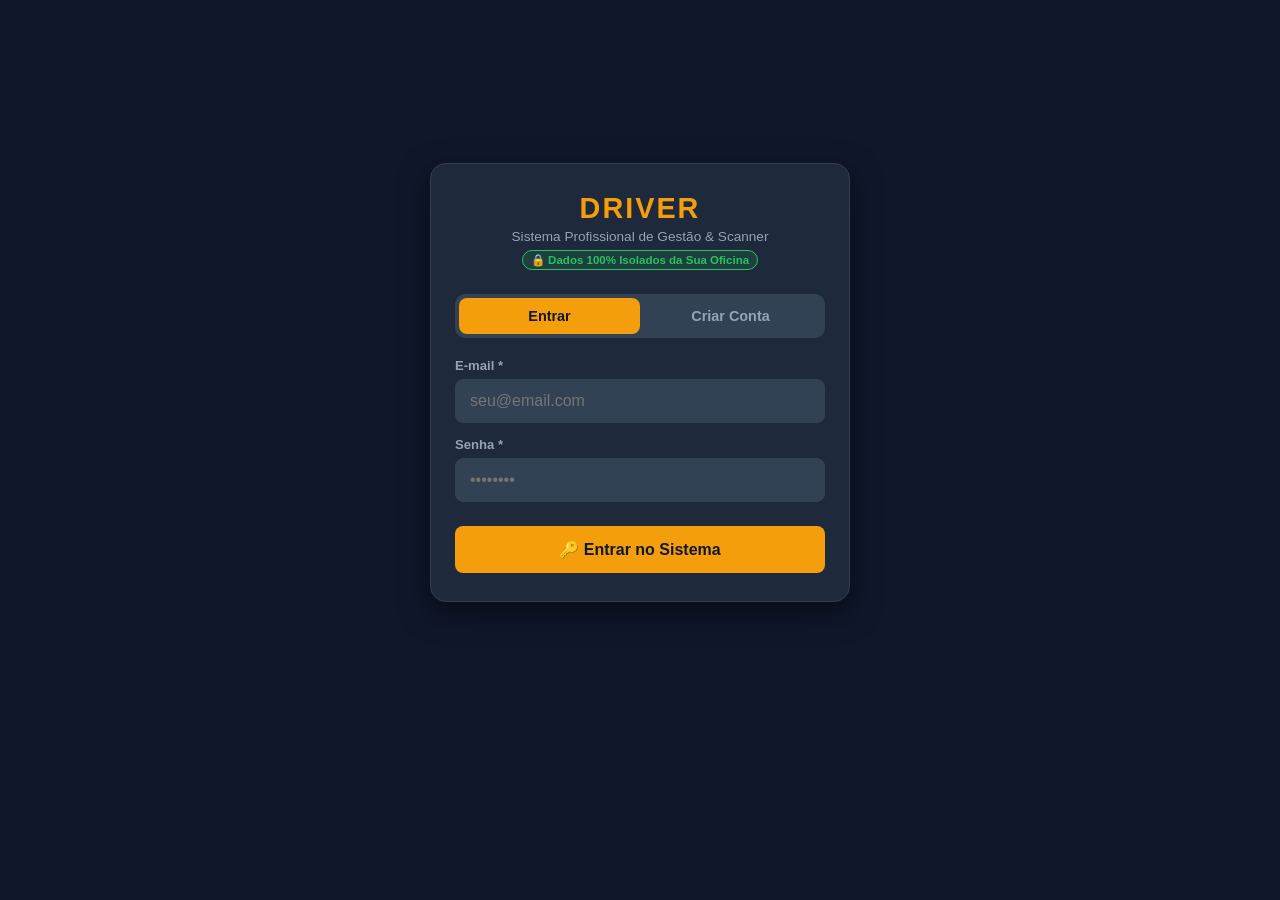
<file: index.html>
<!DOCTYPE html>
<html lang="pt-BR">
<head>
  <meta charset="UTF-8"/>
  <meta name="viewport" content="width=device-width, initial-scale=1.0, maximum-scale=1.0, user-scalable=no, viewport-fit=cover, interactive-widget=resizes-content"/>
  <meta name="theme-color" content="#0f1a2c"/>
  <meta name="apple-mobile-web-app-capable" content="yes"/>
  <meta name="apple-mobile-web-app-status-bar-style" content="black-translucent"/>
  <meta name="apple-mobile-web-app-title" content="DRIVER"/>
  <title>DRIVER</title>
  <link rel="manifest" href="/manifest.json?v=2"/>
  <link rel="icon" type="image/png" sizes="192x192" href="/icon-192.png"/>
  <link rel="icon" type="image/png" sizes="512x512" href="/icon-512.png"/>
  <link rel="apple-touch-icon" sizes="180x180" href="/apple-touch-icon.png"/>
  <link rel="apple-touch-icon" href="/icon-192.png"/>
  <link rel="stylesheet" href="/style.css?v=4.6"/>
</head>
<body>
  <div id="app"></div>
  <div id="modal-container"></div>
  <div id="toast-container"></div>
  <script src="/app.js?v=4.6"></script>
</body>
</html>
</file>
<file: style.css>
* { box-sizing: border-box; margin: 0; padding: 0; -webkit-tap-highlight-color: transparent; }
:root {
  --bg: #0f172a; --bg2: #1e293b; --bg3: #334155;
  --primary: #f59e0b; --primary2: #d97706;
  --text: #f1f5f9; --text2: #94a3b8;
  --ok: #22c55e; --warn: #f59e0b; --danger: #ef4444;
  --border: #334155; --radius: 12px;
}
body {
  background: var(--bg);
  color: var(--text);
  font-family: -apple-system, BlinkMacSystemFont, 'Segoe UI', Roboto, Helvetica, Arial, sans-serif;
  min-height: 100vh;
  -webkit-font-smoothing: antialiased;
}
#app { display: flex; flex-direction: column; min-height: 100vh; }

/* HEADER */
.header {
  background: var(--bg2);
  border-bottom: 2px solid var(--primary);
  padding: 14px 20px;
  display: flex;
  align-items: center;
  justify-content: space-between;
  position: sticky;
  top: 0;
  z-index: 100;
}
.header h1 { font-size: 1.5rem; font-weight: 800; color: var(--primary); letter-spacing: 3px; }
.header .subtitle { font-size: 0.72rem; color: var(--text2); letter-spacing: 1px; }

/* BOTTOM NAV */
.bottom-nav {
  background: var(--bg2);
  border-top: 1px solid var(--border);
  display: flex;
  justify-content: space-around;
  padding: 8px 0 max(12px, env(safe-area-inset-bottom));
  position: fixed;
  bottom: 0;
  left: 0;
  right: 0;
  z-index: 100;
}
.nav-btn {
  display: flex;
  flex-direction: column;
  align-items: center;
  gap: 3px;
  background: none;
  border: none;
  color: var(--text2);
  cursor: pointer;
  padding: 6px 12px;
  border-radius: 8px;
  transition: all 0.2s;
  font-size: 0.68rem;
  font-weight: 600;
}
.nav-btn.active { color: var(--primary); }
.nav-btn .icon { font-size: 1.4rem; }

/* MAIN CONTENT */
.main { flex: 1; padding: 16px; padding-bottom: 95px; }

/* CARDS */
.card {
  background: var(--bg2);
  border-radius: var(--radius);
  padding: 16px;
  margin-bottom: 12px;
  border: 1px solid var(--border);
}
.card-title { font-size: 0.85rem; color: var(--text2); font-weight: 600; text-transform: uppercase; letter-spacing: 1px; margin-bottom: 6px; }
.card-value { font-size: 2rem; font-weight: 800; color: var(--primary); }

/* DASHBOARD GRID */
.dash-grid { display: grid; grid-template-columns: 1fr 1fr; gap: 12px; margin-bottom: 16px; }

/* BARRA DE PESQUISA RÁPIDA */
.search-box {
  position: relative;
  margin-bottom: 14px;
}
.search-input {
  width: 100%;
  background: var(--bg2);
  border: 1px solid var(--border);
  border-radius: 24px;
  padding: 12px 18px 12px 42px;
  color: var(--text);
  font-size: 15px !important;
  outline: none;
  transition: all 0.2s;
}
.search-input:focus {
  border-color: var(--primary);
  background: var(--bg3);
}
.search-icon {
  position: absolute;
  left: 14px;
  top: 50%;
  transform: translateY(-50%);
  color: var(--text2);
  font-size: 1.1rem;
  pointer-events: none;
}

/* FORMS & IOS MOBILE KEYBOARD COMPATIBILITY */
.form-group { margin-bottom: 14px; }
.form-label { display: block; font-size: 0.82rem; color: var(--text2); margin-bottom: 6px; font-weight: 600; }
.form-input, input, select, textarea {
  width: 100%;
  background: var(--bg3);
  border: 1px solid var(--border);
  border-radius: 8px;
  padding: 12px 14px;
  color: var(--text);
  font-size: 16px !important;
  line-height: normal;
  outline: none;
  transition: border 0.2s;
  -webkit-appearance: none;
  appearance: none;
  -webkit-user-select: text !important;
  user-select: text !important;
  -webkit-touch-callout: default !important;
  touch-action: manipulation;
  cursor: text;
}
.form-input:focus, input:focus, select:focus, textarea:focus {
  border-color: var(--primary);
  background: #1e293b;
}
select.form-input, select {
  cursor: pointer;
}
select.form-input option, select option { background: var(--bg2); color: var(--text); }

/* BOTÕES */
.btn {
  display: inline-flex;
  align-items: center;
  gap: 6px;
  padding: 12px 18px;
  border-radius: 8px;
  border: none;
  font-weight: 700;
  font-size: 0.92rem;
  cursor: pointer;
  transition: all 0.2s;
  width: 100%;
  justify-content: center;
  min-height: 44px;
}
.btn:active { transform: scale(0.98); }
.btn-primary { background: var(--primary); color: #0f172a; }
.btn-primary:hover { background: var(--primary2); }
.btn-danger { background: var(--danger); color: #fff; }
.btn-outline { background: transparent; border: 1px solid var(--border); color: var(--text); }
.btn-sm { padding: 6px 12px; font-size: 0.8rem; width: auto; min-height: 36px; }

/* BADGE STATUS */
.badge { display: inline-block; padding: 4px 10px; border-radius: 20px; font-size: 0.72rem; font-weight: 700; }
.badge-aberta { background: #f59e0b22; color: var(--warn); border: 1px solid var(--warn); }
.badge-andamento { background: #3b82f622; color: #3b82f6; border: 1px solid #3b82f6; }
.badge-fechada { background: #22c55e22; color: var(--ok); border: 1px solid var(--ok); }

/* CHECKLIST ITEM */
.check-item {
  background: var(--bg3);
  border-radius: 10px;
  padding: 14px;
  margin-bottom: 10px;
  border: 1px solid var(--border);
}
.check-item .item-header { display: flex; align-items: center; justify-content: space-between; margin-bottom: 8px; }
.check-item .item-name { font-weight: 700; font-size: 0.95rem; }

/* ACTIONS ON CHECKLIST ITEM (1 TOUCH) */
.item-actions-fast {
  display: flex;
  align-items: center;
  justify-content: space-between;
  margin-top: 10px;
  padding-top: 8px;
  border-top: 1px solid var(--border);
  flex-wrap: wrap;
  gap: 8px;
}
.status-pills { display: flex; gap: 6px; }
.pill-btn {
  border: 1px solid var(--border);
  background: var(--bg2);
  color: var(--text2);
  font-size: 0.76rem;
  padding: 6px 10px;
  border-radius: 6px;
  cursor: pointer;
  font-weight: 700;
  transition: all 0.15s;
  min-height: 34px;
}
.pill-btn.active-ok { background: #22c55e22; color: #22c55e; border-color: #22c55e; }
.pill-btn.active-atencao { background: #f59e0b22; color: #f59e0b; border-color: #f59e0b; }
.pill-btn.active-problema { background: #ef444422; color: #ef4444; border-color: #ef4444; }

/* FOTO */
.foto-preview { width: 100%; border-radius: 8px; margin-top: 8px; border: 1px solid var(--border); max-height: 200px; object-fit: cover; }
.foto-input { display: none; }
.foto-btn { background: var(--bg); border: 2px dashed var(--border); border-radius: 8px; padding: 14px; text-align: center; cursor: pointer; color: var(--text2); font-size: 0.85rem; margin-top: 8px; transition: border 0.2s; }
.foto-btn:hover { border-color: var(--primary); color: var(--primary); }

/* LISTA */
.list-item {
  background: var(--bg2);
  border-radius: 10px;
  padding: 14px 16px;
  margin-bottom: 10px;
  border: 1px solid var(--border);
  display: flex;
  align-items: center;
  justify-content: space-between;
  cursor: pointer;
  transition: border 0.2s;
}
.list-item:hover { border-color: var(--primary); }
.list-item .info { flex: 1; }
.list-item .title { font-weight: 700; font-size: 0.95rem; }
.list-item .sub { color: var(--text2); font-size: 0.8rem; margin-top: 3px; }
.list-item .arrow { color: var(--text2); font-size: 1.2rem; }

/* SECTION TITLE */
.section-title { font-size: 1.05rem; font-weight: 800; margin-bottom: 14px; display: flex; align-items: center; gap: 8px; }

/* TOAST */
#toast-container:empty { display: none !important; }
.toast {
  position: fixed;
  top: 70px;
  left: 50%;
  transform: translateX(-50%);
  background: var(--ok);
  color: #fff;
  padding: 12px 24px;
  border-radius: 30px;
  font-weight: 700;
  font-size: 0.9rem;
  z-index: 9999;
  box-shadow: 0 4px 20px rgba(0,0,0,0.5);
  animation: fadeInOut 2.8s ease forwards;
}
.toast.erro { background: var(--danger); }
@keyframes fadeInOut { 0%{opacity:0;top:50px} 15%{opacity:1;top:70px} 75%{opacity:1} 100%{opacity:0} }

/* MODAL MODERNO & AMIGÁVEL A SMARTPHONE */
#modal-container:empty { display: none !important; }
.modal-overlay {
  position: fixed;
  top: 0; left: 0; right: 0; bottom: 0;
  background: rgba(0,0,0,0.8);
  z-index: 500;
  display: flex;
  justify-content: center;
  align-items: flex-start;
  padding: 12px;
  padding-top: max(20px, env(safe-area-inset-top));
  padding-bottom: max(30px, env(safe-area-inset-bottom));
  overflow-y: auto;
  -webkit-overflow-scrolling: touch;
}
.modal {
  background: var(--bg2);
  border-radius: 16px;
  padding: 22px 18px;
  width: 100%;
  max-width: 520px;
  margin: 10px auto 40px auto;
  position: relative;
  box-shadow: 0 12px 40px rgba(0,0,0,0.85);
  border: 1px solid var(--border);
  touch-action: pan-y;
}
.modal-header { display: flex; justify-content: space-between; align-items: center; margin-bottom: 18px; }
.modal-title { font-size: 1.15rem; font-weight: 800; }
.modal-close {
  background: var(--bg3);
  border: none;
  color: var(--text);
  font-size: 1.2rem;
  padding: 8px 12px;
  border-radius: 8px;
  cursor: pointer;
  line-height: 1;
}

/* SCANNER FIELDS */
.scanner-grid { display: grid; grid-template-columns: 1fr 1fr; gap: 12px; }
.scanner-field { background: var(--bg3); border-radius: 8px; padding: 12px; text-align: center; }
.scanner-field .sf-label { font-size: 0.7rem; color: var(--text2); font-weight: 600; margin-bottom: 4px; }
.scanner-field .sf-value { font-size: 1.2rem; font-weight: 800; color: var(--primary); }

/* SCROLLBAR */
::-webkit-scrollbar { width: 4px; height: 4px; }
::-webkit-scrollbar-track { background: var(--bg2); }
::-webkit-scrollbar-thumb { background: var(--bg3); border-radius: 4px; }

/* PRESET CHIPS & INTERACTIVE CHECKLIST BUILDER */
.preset-bar {
  background: var(--bg3);
  border: 1px solid var(--border);
  border-radius: 12px;
  padding: 14px;
  margin-bottom: 16px;
}
.preset-title {
  font-size: 0.82rem;
  color: var(--text2);
  font-weight: 700;
  margin-bottom: 10px;
  text-transform: uppercase;
  letter-spacing: 0.5px;
}
.preset-tabs {
  display: flex;
  gap: 8px;
  overflow-x: auto;
  padding-bottom: 8px;
  margin-bottom: 12px;
  -webkit-overflow-scrolling: touch;
}
.preset-tab-btn {
  background: var(--bg2);
  border: 1px solid var(--border);
  color: var(--text);
  padding: 8px 14px;
  border-radius: 20px;
  font-size: 0.8rem;
  font-weight: 700;
  white-space: nowrap;
  cursor: pointer;
  transition: all 0.2s;
}
.preset-tab-btn.active {
  background: var(--primary);
  color: #0f172a;
  border-color: var(--primary);
}

.preset-preview-box {
  background: var(--bg2);
  border: 1px solid var(--border);
  border-radius: 10px;
  padding: 12px;
  margin-bottom: 12px;
}
.preset-preview-header {
  font-size: 0.85rem;
  font-weight: 700;
  color: var(--primary);
  margin-bottom: 4px;
}
.preset-preview-desc {
  font-size: 0.78rem;
  color: var(--text2);
  margin-bottom: 10px;
}
.preset-items-tags {
  display: flex;
  flex-wrap: wrap;
  gap: 6px;
  margin-bottom: 12px;
}
.preset-item-tag {
  background: var(--bg3);
  border: 1px solid var(--border);
  color: var(--text);
  padding: 4px 10px;
  border-radius: 6px;
  font-size: 0.76rem;
  cursor: pointer;
  transition: all 0.15s;
}
.preset-item-tag:hover {
  border-color: var(--primary);
  color: var(--primary);
}

/* ORÇAMENTO & TABELA DE VALORES */
.orcamento-item {
  background: var(--bg2);
  border: 1px solid var(--border);
  border-radius: 8px;
  padding: 10px 12px;
  margin-bottom: 8px;
  display: flex;
  justify-content: space-between;
  align-items: center;
}
.orcamento-totais-card {
  background: var(--bg3);
  border: 1px solid var(--border);
  border-radius: 10px;
  padding: 12px;
  margin: 12px 0;
}
.totais-grid {
  display: grid;
  grid-template-columns: 1fr 1fr 1.2fr;
  gap: 8px;
  text-align: center;
}
.tot-box {
  background: var(--bg2);
  border-radius: 8px;
  padding: 8px;
}
.tot-label { font-size: 0.68rem; color: var(--text2); font-weight: 600; text-transform: uppercase; }
.tot-val { font-size: 0.95rem; font-weight: 800; color: var(--text); margin-top: 2px; }
.tot-destaque { color: var(--primary); font-size: 1.1rem; }

/* CANVAS DE ASSINATURA TOUCH */
.canvas-wrapper {
  background: #ffffff;
  border: 2px dashed #94a3b8;
  border-radius: 12px;
  touch-action: none;
  margin-bottom: 14px;
  overflow: hidden;
  position: relative;
}
#canvas-assinatura {
  display: block;
  width: 100%;
  height: 200px;
  cursor: crosshair;
}
.assinatura-instrucao {
  font-size: 0.78rem;
  color: #64748b;
  text-align: center;
  padding: 6px 0;
  background: #f1f5f9;
  border-top: 1px solid #cbd5e1;
}

/* ATALHOS DE KM / REVISÃO */
.km-atalhos {
  display: flex;
  gap: 6px;
  margin-top: 6px;
  flex-wrap: wrap;
}
.km-chip {
  background: var(--bg3);
  border: 1px solid var(--border);
  color: var(--primary);
  font-size: 0.75rem;
  padding: 4px 10px;
  border-radius: 16px;
  cursor: pointer;
  font-weight: 700;
  transition: all 0.15s;
}
.km-chip:hover {
  background: var(--primary);
  color: #0f172a;
}

/* SCANNER & PDF */
.pdf-badge {
  display: inline-flex;
  align-items: center;
  gap: 6px;
  background: #ef444422;
  color: #ef4444;
  border: 1px solid #ef4444;
  padding: 8px 14px;
  border-radius: 8px;
  font-size: 0.82rem;
  font-weight: 700;
  text-decoration: none;
  margin-top: 8px;
}
.pdf-badge:hover { background: #ef444444; }
.obd2-box { background: var(--bg3); border: 1px solid #3b82f6; border-radius: 12px; padding: 14px; margin-bottom: 16px; text-align: center; }

/* WHATSAPP & QR */
.btn-whatsapp {
  background: #25D366;
  color: #ffffff;
  font-weight: 700;
}
.btn-whatsapp:hover { background: #1ebc59; }

.qr-box {
  background: #ffffff;
  padding: 16px;
  border-radius: 12px;
  display: inline-block;
  margin: 12px auto;
  text-align: center;
}

/* AUTH */
.auth-wrapper { display: flex; align-items: center; justify-content: center; min-height: 85vh; padding: 16px; }
.auth-card { background: var(--bg2); border: 1px solid var(--border); border-radius: 16px; width: 100%; max-width: 420px; padding: 28px 24px; box-shadow: 0 10px 30px rgba(0,0,0,0.5); }
.auth-header { text-align: center; margin-bottom: 24px; }
.auth-header h2 { color: var(--primary); font-size: 1.8rem; font-weight: 800; letter-spacing: 2px; }
.auth-header p { color: var(--text2); font-size: 0.85rem; margin-top: 4px; }
.auth-tabs { display: flex; background: var(--bg3); border-radius: 10px; padding: 4px; margin-bottom: 20px; }
.auth-tab { flex: 1; text-align: center; padding: 10px; font-weight: 700; font-size: 0.9rem; border-radius: 8px; cursor: pointer; color: var(--text2); transition: all 0.2s; border: none; background: none; }
.auth-tab.active { background: var(--primary); color: #0f172a; }
.auth-badge { background: #22c55e22; color: #22c55e; border: 1px solid #22c55e; font-size: 0.72rem; padding: 2px 8px; border-radius: 12px; font-weight: 600; display: inline-block; margin-top: 6px; }
.user-info-bar { display: flex; align-items: center; justify-content: space-between; background: var(--bg3); border-radius: 8px; padding: 8px 12px; margin-bottom: 14px; font-size: 0.8rem; }

/* ABAS DENTRO DA ORDEM DE SERVIÇO (CHECKLIST / ORÇAMENTO / REVISÃO) */
.os-nav-tabs {
  display: flex;
  background: var(--bg3);
  border-radius: 12px;
  padding: 4px;
  margin: 14px 0;
  gap: 4px;
  overflow-x: auto;
  -webkit-overflow-scrolling: touch;
}
.os-nav-tab {
  flex: 1;
  text-align: center;
  padding: 10px 8px;
  font-weight: 700;
  font-size: 0.8rem;
  border-radius: 8px;
  cursor: pointer;
  color: var(--text2);
  transition: all 0.2s;
  border: none;
  background: none;
  display: flex;
  align-items: center;
  justify-content: center;
  gap: 4px;
  white-space: nowrap;
}
.os-nav-tab.active {
  background: var(--primary);
  color: #0f172a;
}
</file>
